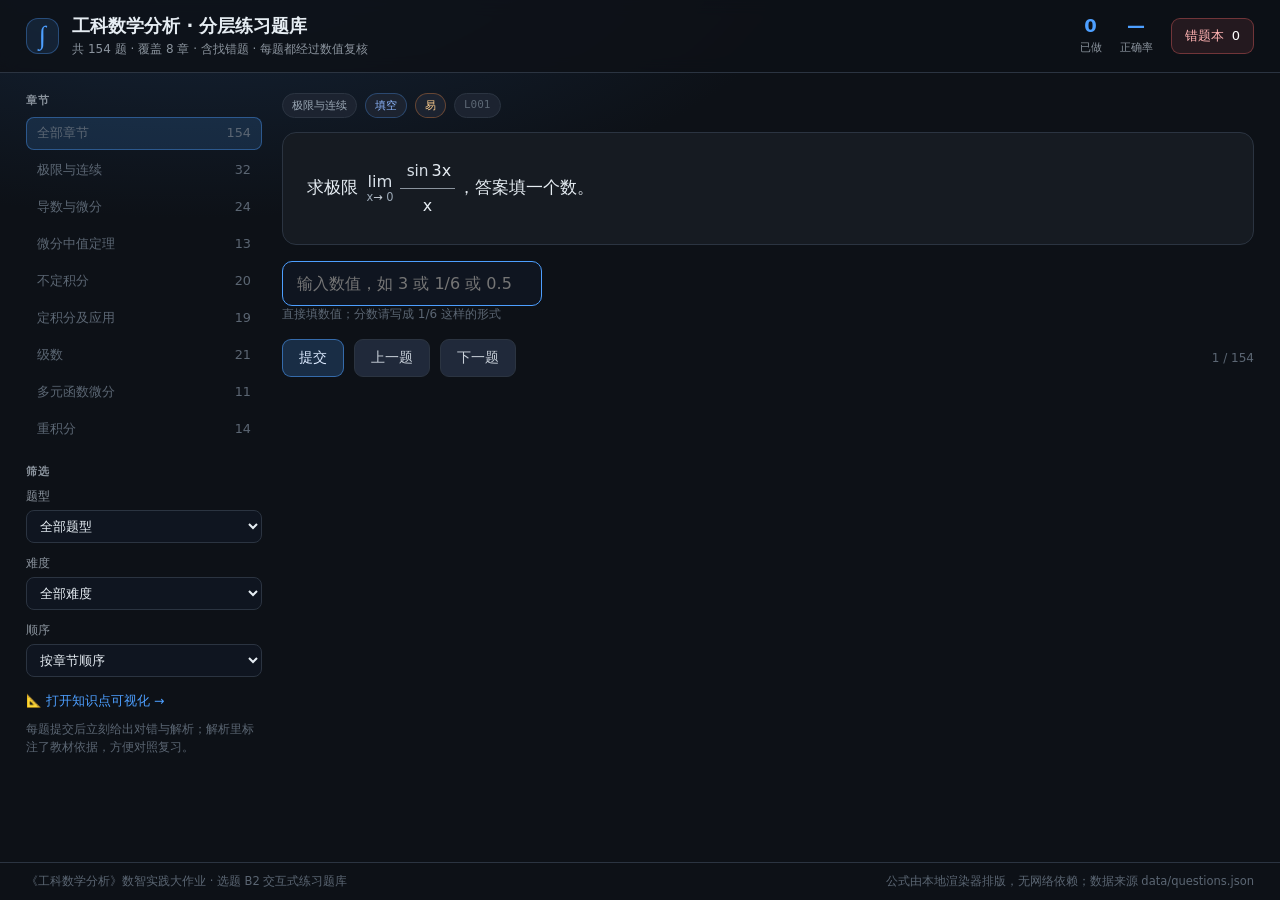
<file: index.html>
<!DOCTYPE html>
<html lang="zh-CN">
<head>
<meta charset="UTF-8">
<meta name="viewport" content="width=device-width, initial-scale=1.0">
<title>分析学分层练习题库 · B2</title>
<link rel="stylesheet" href="style.css">
</head>
<body>
<header class="topbar">
  <div class="brand">
    <span class="logo">∫</span>
    <div>
      <h1>工科数学分析 · 分层练习题库</h1>
      <p id="bankMeta">共 0 题 · 按章节知识点整理 · 每道题都经过数值复核</p>
    </div>
  </div>
  <div class="stats">
    <div class="stat"><b id="statDone">0</b><span>已做</span></div>
    <div class="stat"><b id="statRate">—</b><span>正确率</span></div>
    <button class="ghost" id="btnWrong" title="查看错题本">错题本 <em id="wrongCount">0</em></button>
  </div>
</header>

<div class="shell">
  <aside class="side">
    <h2>章节</h2>
    <nav id="chapterNav"></nav>
    <h2>筛选</h2>
    <label class="field"><span>题型</span>
      <select id="typeFilter">
        <option value="all">全部题型</option>
        <option value="choice">选择</option>
        <option value="findError">找错</option>
        <option value="fill">填空</option>
        <option value="calc">计算</option>
      </select>
    </label>
    <label class="field"><span>难度</span>
      <select id="diffFilter">
        <option value="0">全部难度</option>
        <option value="1">易</option>
        <option value="2">中</option>
        <option value="3">难</option>
      </select>
    </label>
    <label class="field"><span>顺序</span>
      <select id="orderMode">
        <option value="seq">按章节顺序</option>
        <option value="shuffle">随机打乱</option>
      </select>
    </label>
    <a class="vizlink" href="viz/index.html#cards" target="_blank">📐 打开知识点可视化 →</a>
    <p class="tip">每题提交后立刻给出对错与解析；解析里标注了教材依据，方便对照复习。</p>
  </aside>

  <main class="main">
    <section id="quizView">
      <div class="qmeta">
        <span class="badge" id="qChapter">—</span>
        <span class="badge type" id="qType">—</span>
        <span class="badge diff" id="qDiff">—</span>
        <span class="badge id" id="qId">—</span>
      </div>
      <div class="stem" id="qStem">正在加载题库…</div>
      <div class="answerbox" id="answerBox"></div>
      <div class="actions">
        <button class="btn primary" id="btnSubmit">提交</button>
        <button class="btn" id="btnPrev">上一题</button>
        <button class="btn" id="btnNext">下一题</button>
        <span class="pos" id="qPos"></span>
      </div>
      <div class="solution" id="solution" hidden></div>
    </section>

    <section id="wrongView" hidden>
      <div class="wrong-head">
        <h2>错题本</h2>
        <button class="btn" id="btnBackQuiz">返回刷题</button>
        <button class="btn danger" id="btnClearWrong">清空</button>
      </div>
      <p class="tip" id="wrongTip">错题保存在本机浏览器（localStorage），不上传任何数据。</p>
      <ul class="wronglist" id="wrongList"></ul>
    </section>
  </main>
</div>

<footer>
  <span>《工科数学分析》数智实践大作业 · 选题 B2 交互式练习题库</span>
  <span>公式由本地渲染器排版，无网络依赖；数据来源 data/questions.json</span>
</footer>

<script src="tex.js"></script>
<script src="questions.js"></script>
<script src="app.js"></script>
</body>
</html>
</file>
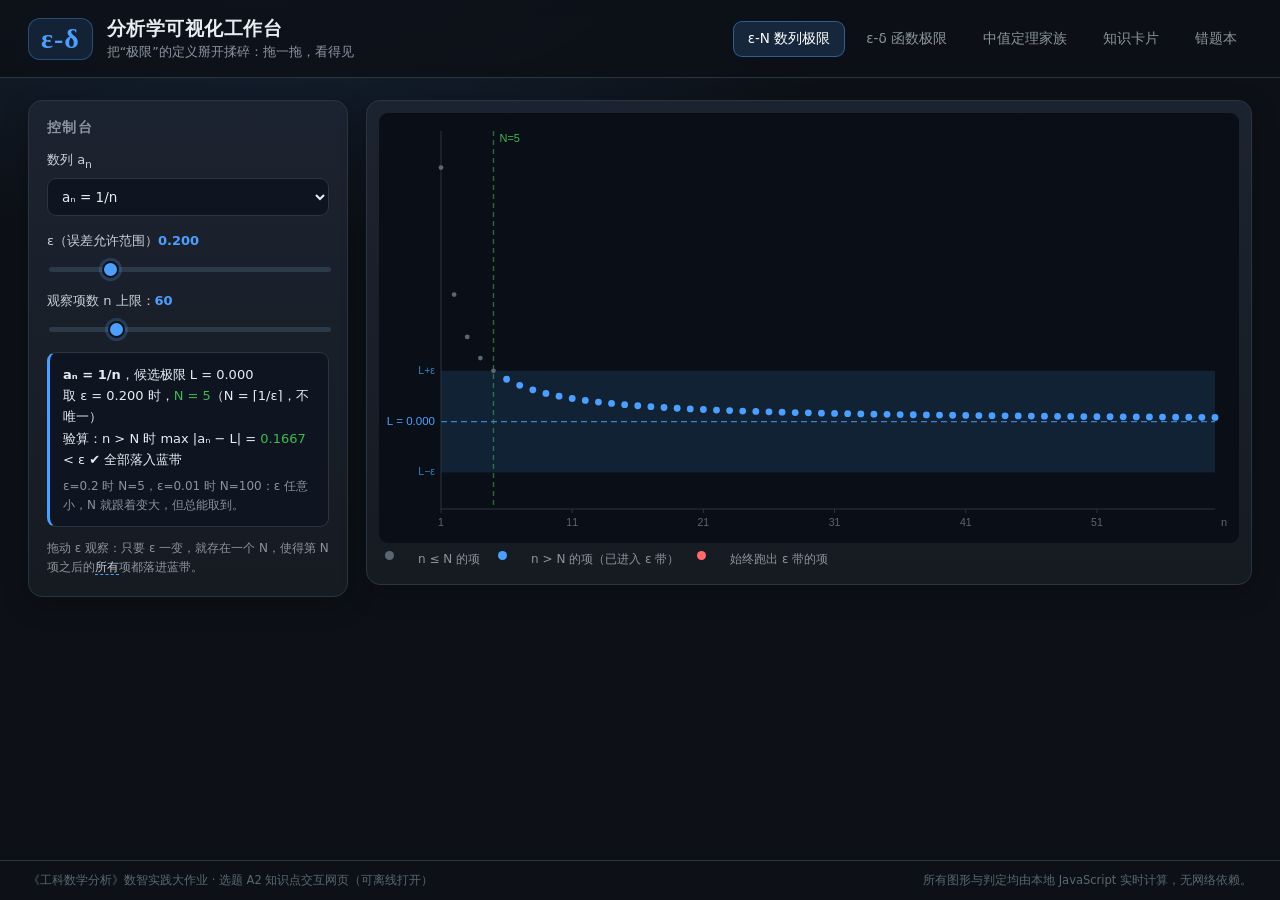
<file: viz/index.html>
<!DOCTYPE html>
<html lang="zh-CN">
<head>
<meta charset="UTF-8">
<meta name="viewport" content="width=device-width, initial-scale=1.0">
<title>ε-δ 显微镜 · 工科数学分析可视化工作台</title>
<link rel="stylesheet" href="style.css">
</head>
<body>
<header class="topbar">
  <div class="brand">
    <span class="logo">ε-δ</span>
    <div>
      <h1>分析学可视化工作台</h1>
      <p>把“极限”的定义掰开揉碎：拖一拖，看得见</p>
    </div>
  </div>
  <nav class="tabs" id="tabs">
    <button class="tab active" data-view="seq">ε-N 数列极限</button>
    <button class="tab" data-view="fun">ε-δ 函数极限</button>
    <button class="tab" data-view="mvt">中值定理家族</button>
    <button class="tab" data-view="cards">知识卡片</button>
    <button class="tab" data-view="notes">错题本</button>
  </nav>
</header>

<main>
  <!-- ================= ε-N ================= -->
  <section class="view active" id="view-seq">
    <div class="layout">
      <aside class="panel controls">
        <h2>控制台</h2>
        <label class="field">
          <span>数列 a<sub>n</sub></span>
          <select id="seqPreset"></select>
        </label>
        <label class="field">
          <span>ε（误差允许范围）<b id="seqEpsVal">0.200</b></span>
          <input type="range" id="seqEps" min="1" max="1000" value="200">
        </label>
        <label class="field">
          <span>观察项数 n 上限：<b id="seqNmaxVal">60</b></span>
          <input type="range" id="seqNmax" min="20" max="200" value="60">
        </label>
        <div class="readout" id="seqReadout"></div>
        <p class="hint">拖动 ε 观察：只要 ε 一变，就存在一个 N，使得第 N 项之后的<em>所有</em>项都落进蓝带。</p>
      </aside>
      <div class="panel canvas-wrap">
        <canvas id="seqCanvas"></canvas>
        <div class="legend">
          <span class="dot gray"></span>n ≤ N 的项
          <span class="dot blue"></span>n &gt; N 的项（已进入 ε 带）
          <span class="dot red"></span>始终跑出 ε 带的项
        </div>
      </div>
    </div>
  </section>

  <!-- ================= ε-δ ================= -->
  <section class="view" id="view-fun">
    <div class="layout">
      <aside class="panel controls">
        <h2>控制台</h2>
        <label class="field">
          <span>函数 f(x)</span>
          <select id="funPreset"></select>
        </label>
        <label class="field">
          <span>ε：<b id="funEpsVal">0.500</b></span>
          <input type="range" id="funEps" min="5" max="200" value="50">
        </label>
        <label class="field">
          <span>δ：<b id="funDeltaVal">0.100</b></span>
          <input type="range" id="funDelta" min="1" max="200" value="10">
        </label>
        <div class="btnrow">
          <button class="btn primary" id="funAuto">自动找合适的 δ</button>
          <button class="btn" id="funReset">复位</button>
        </div>
        <div class="readout" id="funReadout"></div>
        <p class="hint">定义要的是：<em>任给</em> ε&gt;0，<em>存在</em> δ&gt;0，使 0&lt;|x−x₀|&lt;δ 时 |f(x)−L|&lt;ε。拖动 δ 看红点：只要出现红点，这个 δ 就还不够小。</p>
      </aside>
      <div class="panel canvas-wrap">
        <canvas id="funCanvas"></canvas>
        <div class="legend">
          <span class="dot blue"></span>落入水平 ε 带的点
          <span class="dot red"></span>δ 邻域内却跑出 ε 带的点
          <span class="dot green"></span>极限点 (x₀, L)
        </div>
      </div>
    </div>
  </section>

  <!-- ================= 中值定理 ================= -->
  <section class="view" id="view-mvt">
    <div class="layout">
      <aside class="panel controls">
        <h2>控制台</h2>
        <label class="field">
          <span>函数 f(x)</span>
          <select id="mvtPreset"></select>
        </label>
        <label class="field">
          <span>区间左端点 a：<b id="mvtAVal">-1.00</b></span>
          <input type="range" id="mvtA" min="-200" max="300" value="-100">
        </label>
        <label class="field">
          <span>区间右端点 b：<b id="mvtBVal">2.00</b></span>
          <input type="range" id="mvtB" min="-200" max="300" value="200">
        </label>
        <label class="field checkbox">
          <input type="checkbox" id="mvtRolle">
          <span>强制 a、b 满足 f(a)=f(b)（罗尔定理的场景）</span>
        </label>
        <div class="readout" id="mvtReadout"></div>
        <p class="hint">拉格朗日中值定理：在 (a,b) 内至少存在一点 ξ，使切线斜率等于割线斜率。拖动端点，看切点如何移动、是否会消失。</p>
      </aside>
      <div class="panel canvas-wrap">
        <canvas id="mvtCanvas"></canvas>
        <div class="legend">
          <span class="dot purple"></span>割线
          <span class="dot orange"></span>切线（在 ξ 处）
          <span class="dot green"></span>中值点 ξ
        </div>
      </div>
    </div>
  </section>

  <!-- ================= 知识卡片 ================= -->
  <section class="view" id="view-cards">
    <div class="panel cards-panel">
      <h2>知识卡片 · 极限与连续</h2>
      <p class="hint">点击卡片翻面，看“易错点”与“反例”。共 <b id="cardCount">0</b> 张。</p>
      <div class="cards-grid" id="cardsGrid"></div>
    </div>
  </section>

  <!-- ================= 错题本 ================= -->
  <section class="view" id="view-notes">
    <div class="panel notes-panel">
      <h2>错题本（本地保存）</h2>
      <form id="noteForm" class="note-form">
        <input type="text" id="noteTitle" placeholder="题目标题 / 知识点，例如：ε-N 的 N 只须存在，不须最小" required>
        <textarea id="noteBody" rows="3" placeholder="我的错误、正确做法、依据（教材第几章）" required></textarea>
        <button class="btn primary" type="submit">加入错题本</button>
      </form>
      <ul class="note-list" id="noteList"></ul>
    </div>
  </section>
</main>

<footer>
  <span>《工科数学分析》数智实践大作业 · 选题 A2 知识点交互网页（可离线打开）</span>
  <span>所有图形与判定均由本地 JavaScript 实时计算，无网络依赖。</span>
</footer>

<script src="app.js"></script>
</body>
</html>
</file>
<file: style.css>
:root{
  --bg:#0d1117; --panel:#161b22; --panel2:#1c2330; --line:#2b3441;
  --text:#e6edf3; --muted:#8b949e; --blue:#4d9fff; --green:#3fb950;
  --red:#ff6b6b; --orange:#f0883e; --purple:#a371f7;
}
*{box-sizing:border-box}
body{
  margin:0; min-height:100vh; display:flex; flex-direction:column;
  background:radial-gradient(1100px 500px at 15% -8%, #16273d 0%, #0d1117 58%) fixed;
  color:var(--text); font-family:"Segoe UI","Microsoft YaHei",system-ui,sans-serif;
}
.topbar{
  display:flex; align-items:center; justify-content:space-between; gap:20px; flex-wrap:wrap;
  padding:14px 26px; border-bottom:1px solid var(--line);
  background:rgba(13,17,23,.85); backdrop-filter:blur(8px); position:sticky; top:0; z-index:9;
}
.brand{display:flex; align-items:center; gap:13px}
.logo{
  font-size:26px; font-family:Georgia,serif; color:var(--blue); font-weight:700;
  background:rgba(77,159,255,.12); border:1px solid rgba(77,159,255,.35);
  border-radius:12px; padding:2px 12px;
}
.brand h1{margin:0; font-size:18px; font-weight:650}
.brand p{margin:3px 0 0; font-size:12px; color:var(--muted)}
.stats{display:flex; align-items:center; gap:18px}
.stat{text-align:center; line-height:1.15}
.stat b{display:block; font-size:18px; color:var(--blue); font-variant-numeric:tabular-nums}
.stat span{font-size:11px; color:var(--muted)}
.ghost{
  background:rgba(255,107,107,.1); color:#ffb3b3; border:1px solid rgba(255,107,107,.35);
  border-radius:9px; padding:8px 13px; cursor:pointer; font-family:inherit; font-size:13px;
}
.ghost em{font-style:normal; color:#fff; margin-left:4px}

.shell{flex:1; display:grid; grid-template-columns:236px minmax(0,1fr); gap:20px; padding:20px 26px}
.side{position:sticky; top:86px; align-self:start}
.side h2{font-size:11px; letter-spacing:1.4px; color:var(--muted); text-transform:uppercase; margin:0 0 9px}
.side h2+nav{margin-bottom:18px}
nav{display:flex; flex-direction:column; gap:4px}
nav button{
  text-align:left; background:transparent; border:1px solid transparent; color:#b8c2cc;
  padding:7px 10px; border-radius:8px; cursor:pointer; font-family:inherit; font-size:12.8px;
  display:flex; justify-content:space-between; gap:8px;
}
nav button span{color:#5b6673; font-variant-numeric:tabular-nums}
nav button:hover{background:var(--panel); color:#fff}
nav button.active{background:rgba(77,159,255,.15); border-color:rgba(77,159,255,.4); color:#fff}
.field{display:block; margin-bottom:12px}
.field span{display:block; font-size:12px; color:var(--muted); margin-bottom:5px}
select{
  width:100%; background:#0f1520; color:var(--text); border:1px solid var(--line);
  border-radius:8px; padding:7px 9px; font-size:13px; font-family:inherit; outline:none;
}
.vizlink{display:block; margin:16px 0 10px; color:var(--blue); font-size:12.5px; text-decoration:none}
.vizlink:hover{text-decoration:underline}
.tip{font-size:11.5px; color:#5b6673; line-height:1.6; margin:8px 0 0}

.main{min-width:0}
section{animation:fade .2s ease}
@keyframes fade{from{opacity:0;transform:translateY(4px)}to{opacity:1;transform:none}}
.qmeta{display:flex; gap:8px; flex-wrap:wrap; margin-bottom:14px}
.badge{
  font-size:11px; padding:4px 9px; border-radius:20px; background:var(--panel2);
  border:1px solid var(--line); color:#9aa7b4;
}
.badge.type{color:#8fb8ff; border-color:rgba(77,159,255,.3)}
.badge.diff{color:#ffcf8f; border-color:rgba(240,136,62,.35)}
.badge.id{font-family:Consolas,monospace; color:#5b6673}
.stem{
  font-size:17px; line-height:2; background:var(--panel); border:1px solid var(--line);
  border-radius:14px; padding:22px 24px; min-height:96px;
}
.answerbox{margin:16px 0; display:flex; flex-direction:column; gap:10px}
.opt{
  display:flex; gap:12px; align-items:flex-start; text-align:left;
  background:var(--panel); border:1px solid var(--line); border-radius:11px;
  padding:13px 16px; cursor:pointer; color:var(--text); font-family:inherit; font-size:15px;
  line-height:1.8; transition:.15s;
}
.opt:hover{border-color:rgba(77,159,255,.5)}
.opt .k{
  flex:none; width:24px; height:24px; border-radius:50%; background:#232c3a;
  display:flex; align-items:center; justify-content:center; font-size:12.5px; color:#aab6c2;
}
.opt.sel{border-color:var(--blue); background:rgba(77,159,255,.12)}
.opt.sel .k{background:var(--blue); color:#08111f}
.opt.correct{border-color:var(--green); background:rgba(63,185,80,.12)}
.opt.wrong{border-color:var(--red); background:rgba(255,107,107,.1)}
.numin{
  width:260px; background:#0f1520; color:var(--text); border:1px solid var(--line);
  border-radius:10px; padding:12px 14px; font-size:16px; font-family:inherit; outline:none;
}
.numin:focus{border-color:var(--blue)}
.numhint{font-size:12px; color:#5b6673}
.actions{display:flex; align-items:center; gap:10px}
.btn{
  background:#20293a; color:#c9d1d9; border:1px solid var(--line); border-radius:9px;
  padding:9px 16px; font-size:13.5px; cursor:pointer; font-family:inherit;
}
.btn:hover{border-color:var(--blue); color:#fff}
.btn.primary{background:rgba(77,159,255,.2); border-color:rgba(77,159,255,.55); color:#dceaff}
.btn.danger{background:rgba(255,107,107,.12); border-color:rgba(255,107,107,.4); color:#ffb3b3}
.pos{margin-left:auto; color:#5b6673; font-size:12px}

.solution{
  margin-top:18px; background:var(--panel); border:1px solid var(--line);
  border-left:3px solid var(--blue); border-radius:12px; padding:16px 18px; line-height:1.9; font-size:14px;
}
.solution h3{margin:0 0 8px; font-size:13px; color:var(--muted); letter-spacing:1px}
.verdict{font-weight:650; margin-right:8px}
.verdict.ok{color:var(--green)} .verdict.bad{color:var(--red)}
.kv{font-size:12.5px; color:#9aa7b4; margin-top:8px}
.kv b{color:#d6dee6; font-weight:600}

/* 公式排版 */
.tex-inline{white-space:nowrap}
.frac{display:inline-flex; flex-direction:column; vertical-align:middle; text-align:center; margin:0 3px; font-size:.94em}
.frac .num{border-bottom:1px solid #8b949e; padding:0 4px 1px}
.frac .den{padding:1px 4px 0}
.sqrt{white-space:nowrap}
.sqrt-body{border-top:1px solid #b8c2cc; padding:0 2px}
.op{display:inline-flex; flex-direction:column; align-items:center; vertical-align:middle; margin:0 3px; font-size:.96em; line-height:1.15}
.op-name{color:#d6dee6}
.op-sub{font-size:.7em; color:#9aa7b4}
.op-sup{font-size:.7em; color:#9aa7b4}
.op-sup:empty, .op-sub:empty{display:none}
.sym{color:#c9d1d9}
sup,sub{font-size:.72em}

/* 错题本 */
.wrong-head{display:flex; align-items:center; gap:10px; flex-wrap:wrap}
.wrong-head h2{margin:0 18px 0 0; font-size:17px}
.wronglist{list-style:none; padding:0; margin:14px 0 0; display:flex; flex-direction:column; gap:10px}
.wrong-item{
  background:var(--panel); border:1px solid var(--line); border-left:3px solid var(--red);
  border-radius:11px; padding:13px 16px;
}
.wrong-item .wq{font-size:14px; line-height:1.85; margin-bottom:8px}
.wrong-item .wmeta{display:flex; justify-content:space-between; align-items:center; font-size:11.5px; color:#5b6673}
.wrong-item .wmeta button{background:none; border:1px solid var(--line); color:#9aa7b4; border-radius:7px; padding:4px 10px; cursor:pointer; font-family:inherit; font-size:11.5px}
.empty{color:#5b6673; font-size:13px}

footer{
  border-top:1px solid var(--line); padding:11px 26px; display:flex; justify-content:space-between;
  gap:14px; flex-wrap:wrap; font-size:11.5px; color:#5b6673;
}
@media (max-width:900px){ .shell{grid-template-columns:1fr} .side{position:static} }
</file>
<file: viz/style.css>
:root{
  --bg:#0d1117; --panel:#161b22; --panel2:#1c2330; --line:#2b3441;
  --text:#e6edf3; --muted:#8b949e; --blue:#4d9fff; --red:#ff6b6b;
  --green:#3fb950; --purple:#a371f7; --orange:#f0883e; --accent:#4d9fff;
}
*{box-sizing:border-box}
html,body{margin:0;padding:0}
body{
  background:radial-gradient(1200px 600px at 20% -10%, #16273d 0%, #0d1117 55%) fixed;
  color:var(--text);
  font-family:"Segoe UI","Microsoft YaHei",system-ui,-apple-system,sans-serif;
  min-height:100vh; display:flex; flex-direction:column;
}
.topbar{
  display:flex; align-items:center; justify-content:space-between; gap:24px;
  padding:16px 28px; border-bottom:1px solid var(--line);
  background:rgba(13,17,23,.82); backdrop-filter:blur(8px); position:sticky; top:0; z-index:10;
}
.brand{display:flex; align-items:center; gap:14px}
.logo{
  font-family:Georgia,serif; font-size:28px; font-weight:700; color:var(--blue);
  background:rgba(77,159,255,.12); border:1px solid rgba(77,159,255,.35);
  border-radius:12px; padding:4px 12px; letter-spacing:1px;
}
.brand h1{margin:0; font-size:19px; font-weight:650; letter-spacing:.5px}
.brand p{margin:2px 0 0; font-size:12.5px; color:var(--muted)}
.tabs{display:flex; gap:6px; flex-wrap:wrap}
.tab{
  background:transparent; border:1px solid transparent; color:var(--muted);
  padding:8px 14px; border-radius:9px; font-size:13.5px; cursor:pointer;
  font-family:inherit; transition:.18s;
}
.tab:hover{color:var(--text); background:var(--panel)}
.tab.active{color:#fff; background:rgba(77,159,255,.16); border-color:rgba(77,159,255,.45)}

main{flex:1; padding:22px 28px}
.view{display:none}
.view.active{display:block; animation:fade .25s ease}
@keyframes fade{from{opacity:0; transform:translateY(6px)} to{opacity:1; transform:none}}

.layout{display:grid; grid-template-columns:320px minmax(0,1fr); gap:18px; align-items:start}
.panel{
  background:linear-gradient(180deg,var(--panel2),var(--panel));
  border:1px solid var(--line); border-radius:14px; padding:18px;
  box-shadow:0 8px 26px rgba(0,0,0,.28);
}
.panel h2{margin:0 0 14px; font-size:14px; text-transform:uppercase; letter-spacing:1.4px; color:var(--muted); font-weight:600}

.field{display:block; margin-bottom:16px}
.field>span{display:block; font-size:13px; color:#c9d1d9; margin-bottom:7px}
.field b{color:var(--blue); font-variant-numeric:tabular-nums}
select, input[type=text], input[type=date], textarea{
  width:100%; background:#0f1520; color:var(--text); border:1px solid var(--line);
  border-radius:9px; padding:9px 10px; font-size:13.5px; font-family:inherit; outline:none;
}
select:focus, input[type=text]:focus, textarea:focus{border-color:var(--blue)}
input[type=range]{
  width:100%; -webkit-appearance:none; height:5px; border-radius:4px;
  background:linear-gradient(90deg,#2c3949,#2c3949); outline:none;
}
input[type=range]::-webkit-slider-thumb{
  -webkit-appearance:none; width:17px; height:17px; border-radius:50%;
  background:var(--blue); border:2px solid #0d1117; cursor:pointer;
  box-shadow:0 0 0 3px rgba(77,159,255,.22);
}
.checkbox{display:flex; align-items:flex-start; gap:9px; font-size:12.5px; color:#c9d1d9; line-height:1.45}
.checkbox input{margin-top:2px; accent-color:var(--blue)}

.btnrow{display:flex; gap:8px; margin-bottom:14px; flex-wrap:wrap}
.btn{
  background:#20293a; color:#c9d1d9; border:1px solid var(--line); border-radius:9px;
  padding:8px 13px; font-size:12.8px; cursor:pointer; font-family:inherit; transition:.16s;
}
.btn:hover{border-color:var(--blue); color:#fff}
.btn.primary{background:rgba(77,159,255,.18); border-color:rgba(77,159,255,.5); color:#dceaff}

.readout{
  background:#0e1420; border:1px solid var(--line); border-left:3px solid var(--blue);
  border-radius:9px; padding:11px 13px; font-size:13px; line-height:1.65;
  min-height:64px; font-variant-numeric:tabular-nums;
}
.readout .ok{color:var(--green)} .readout .bad{color:var(--red)} .readout .warn{color:var(--orange)}
.readout code{background:rgba(255,255,255,.06); padding:1px 5px; border-radius:4px; font-size:12.5px}
.hint{font-size:12px; color:var(--muted); line-height:1.6; margin:12px 0 0}
.hint em{color:#c9d1d9; font-style:normal; border-bottom:1px dashed var(--blue)}

.canvas-wrap{padding:12px; display:flex; flex-direction:column; gap:8px}
canvas{width:100%; display:block; border-radius:9px; background:#0a0f17}
.legend{display:flex; gap:18px; flex-wrap:wrap; font-size:12px; color:var(--muted); padding:0 6px 4px}
.dot{display:inline-block; width:9px; height:9px; border-radius:50%; margin-right:6px; vertical-align:middle}
.dot.blue{background:var(--blue)} .dot.red{background:var(--red)} .dot.gray{background:#5b6673}
.dot.green{background:var(--green)} .dot.purple{background:var(--purple)} .dot.orange{background:var(--orange)}

/* cards */
.cards-panel{max-width:1180px; margin:0 auto}
.cards-grid{display:grid; grid-template-columns:repeat(auto-fill,minmax(255px,1fr)); gap:14px; margin-top:16px}
.card{
  perspective:1000px; height:172px; cursor:pointer;
}
.card-inner{position:relative; width:100%; height:100%; transition:transform .5s; transform-style:preserve-3d}
.card.flipped .card-inner{transform:rotateY(180deg)}
.card-face{
  position:absolute; inset:0; backface-visibility:hidden; border-radius:12px;
  border:1px solid var(--line); padding:14px 16px; display:flex; flex-direction:column;
  background:linear-gradient(160deg,#1b2433,#141a25);
}
.card-face.back{transform:rotateY(180deg); background:linear-gradient(160deg,#1a2b22,#141a25); border-color:#2f5c3f}
.card-face h3{margin:0 0 8px; font-size:14px; color:var(--blue)}
.card-face p{margin:0; font-size:12.5px; line-height:1.6; color:#adbac7; overflow:auto}
.card-face .tag{margin-top:auto; font-size:11px; color:var(--muted); letter-spacing:.5px}
.card-face.back h3{color:var(--green)}

/* notes */
.notes-panel{max-width:820px; margin:0 auto}
.note-form{display:flex; flex-direction:column; gap:9px; margin-bottom:18px}
.note-form .btn{align-self:flex-start}
.note-list{list-style:none; padding:0; margin:0; display:flex; flex-direction:column; gap:10px}
.note-item{
  border:1px solid var(--line); border-left:3px solid var(--orange); border-radius:10px;
  padding:11px 14px; background:#111823;
}
.note-item h4{margin:0 0 5px; font-size:13.5px; color:#e6edf3}
.note-item p{margin:0 0 7px; font-size:12.5px; color:#9aa7b4; line-height:1.55; white-space:pre-wrap}
.note-item .meta{display:flex; justify-content:space-between; font-size:11px; color:var(--muted)}
.note-item button{background:none; border:none; color:var(--red); cursor:pointer; font-size:11.5px}
.empty{color:var(--muted); font-size:12.5px}

footer{
  border-top:1px solid var(--line); padding:12px 28px; display:flex; justify-content:space-between;
  gap:16px; flex-wrap:wrap; font-size:11.5px; color:#5b6673;
}
@media (max-width:960px){
  .layout{grid-template-columns:1fr}
  .topbar{flex-direction:column; align-items:flex-start}
}
</file>
